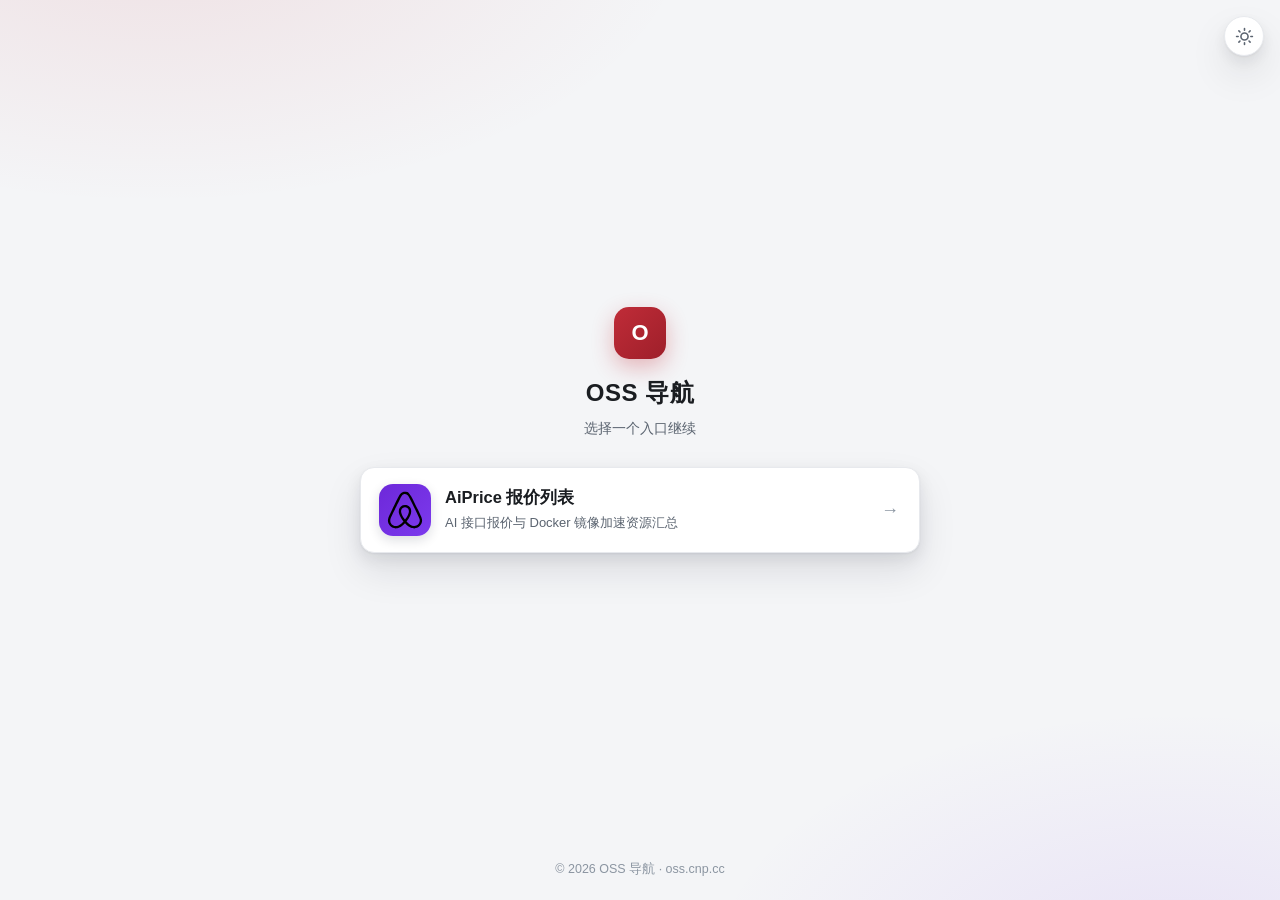
<file: index.html>
<!DOCTYPE html>
<!--
  ============================================================================
  站点：OSS 导航（oss.cnp.cc）—— 导航引导页
  路径：/index.html

  说明：
    · 本页只有一个职责：把访问者送到各个子站。
    · 静态资源统一放在根目录 assets/ 下（本页在根目录，故用 assets/ 直接引用）：
        assets/css/style.css   样式（第 10 节是本页专用样式）
        assets/js/main.js      脚本（本页只用到 主题切换 + 页脚年份）
    · 导航按钮在视口内「上下 + 左右」双向居中，PC 到移动端同一套布局。
    · 按钮阴影是常驻的（--shadow-btn），不依赖鼠标悬停；hover 只是再抬高一档。
    · 当前只挂了「AiPrice 报价列表」一个入口，其余入口后续按需往 .nav-list 里追加。
    · 增删按钮：直接在 .nav-list 里复制 / 删除一个 <a class="nav-btn"> 即可，
      无需改 CSS/JS。data-tone 控制左侧图标底色：ai(紫) / docker(蓝) / brand(红)。
  ============================================================================
-->
<html lang="zh-CN" data-theme="light">
<head>
  <meta charset="UTF-8">
  <meta name="viewport" content="width=device-width, initial-scale=1, viewport-fit=cover">
  <meta name="description" content="OSS 导航 —— 站点入口引导页，汇总 AiPrice 报价列表与应用下载等资源。">
  <meta name="keywords" content="OSS导航,AiPrice,AI报价,应用下载">
  <meta name="theme-color" content="#c02c38">
  <meta property="og:title" content="OSS 导航 —— 站点入口">
  <meta property="og:description" content="AiPrice 报价列表、应用下载等资源入口">
  <meta property="og:type" content="website">
  <title>OSS 导航 · 站点入口</title>

  <!-- 样式：站点根相对路径，指向统一资源目录 assets/ -->
  <link rel="stylesheet" href="assets/css/style.css">
  <link rel="icon" href="data:image/svg+xml,<svg xmlns='http://www.w3.org/2000/svg' viewBox='0 0 32 32'><rect width='32' height='32' rx='7' fill='%23c02c38'/><text x='16' y='23' font-size='18' font-family='sans-serif' font-weight='bold' fill='white' text-anchor='middle'>O</text></svg>">
</head>

<!-- .home：启用 style.css 第 10 节的引导页布局（双向居中 + 光斑背景） -->
<body class="home">

<!-- 主题切换：固定在右上角。类名 .theme-fab，与列表页头部里的 .theme-toggle 是两个组件 -->
<button class="theme-fab" type="button" aria-label="切换深色模式">
  <svg class="theme-toggle__sun" width="19" height="19" viewBox="0 0 24 24" fill="none"
       stroke="currentColor" stroke-width="2" stroke-linecap="round" aria-hidden="true">
    <circle cx="12" cy="12" r="4.5"></circle>
    <path d="M12 2v2M12 20v2M2 12h2M20 12h2M4.9 4.9l1.4 1.4M17.7 17.7l1.4 1.4M19.1 4.9l-1.4 1.4M6.3 17.7l-1.4 1.4"></path>
  </svg>
  <svg class="theme-toggle__moon" width="19" height="19" viewBox="0 0 24 24" fill="none"
       stroke="currentColor" stroke-width="2" stroke-linejoin="round" aria-hidden="true">
    <path d="M21 13.2A8.5 8.5 0 1110.8 3a6.8 6.8 0 0010.2 10.2z"></path>
  </svg>
</button>

<main class="shell">
  <div class="shell__inner">

    <header class="hero">
      <div class="hero__mark" aria-hidden="true">O</div>
      <h1 class="hero__title">OSS 导航</h1>
      <p class="hero__desc">选择一个入口继续</p>
    </header>

    <nav class="nav-list" aria-label="站点导航">
      <!-- 复制这一段即可新增按钮；data-tone 可选 ai / docker / brand -->
      <a class="nav-btn" href="AiPrice/index.html" data-tone="ai">
        <span class="nav-btn__icon nav-btn__icon--img" aria-hidden="true">
          <img class="nav-btn__icon-img" src="assets/img/ai.svg" alt="">
        </span>
        <span class="nav-btn__body">
          <span class="nav-btn__title">AiPrice 报价列表</span>
          <span class="nav-btn__desc">AI 接口报价与 Docker 镜像加速资源汇总</span>
        </span>
        <span class="nav-btn__go" aria-hidden="true">→</span>
      </a>

      <!-- 后续新增入口：复制上面整个 <a class="nav-btn"> 块，改 href / data-tone 即可。
           data-tone 可选 ai(紫) / docker(蓝) / brand(红)；用图片图标时给图标格加
           nav-btn__icon--img 修饰类，内部放 <img class="nav-btn__icon-img" src="assets/img/xx.svg" alt=""> -->
    </nav>

  </div>
</main>

<footer class="foot">
  © <span id="year">2026</span> OSS 导航 · oss.cnp.cc
</footer>

<!-- 脚本：置于 body 末尾，避免阻塞渲染。
     本页没有 #list / #tabs / .to-top，main.js 中对应模块会自动跳过，
     实际生效的只有主题切换与页脚年份。 -->
<script src="assets/js/main.js"></script>
</body>
</html>
</file>
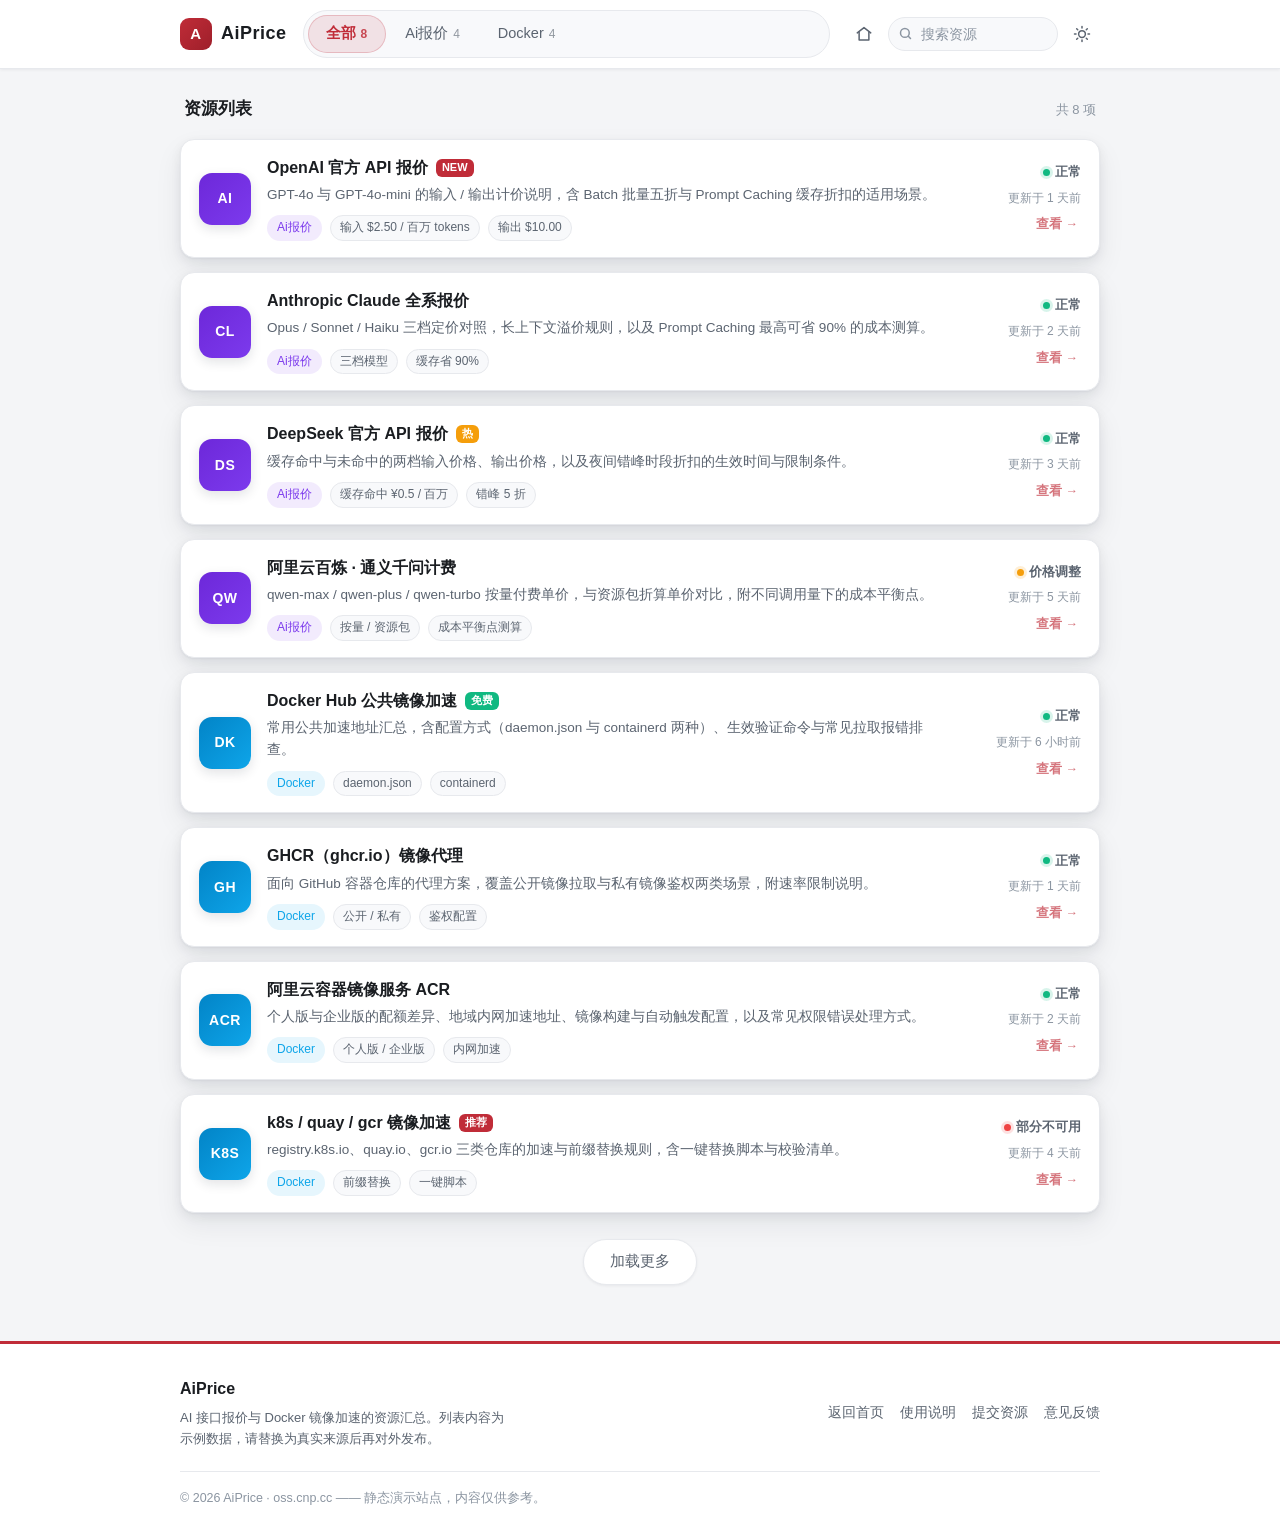
<file: AiPrice/index.html>
<!DOCTYPE html>
<!--
  ============================================================================
  站点：AiPrice —— 资源列表页（独立子站，可单独部署 / 单独打开）
  路径：AiPrice/index.html

  说明：
    · 静态资源统一使用站点根目录下的 assets/（全站共一份，不在此目录内重复放置），
      本页在子目录，故以 ../assets/ 回上一级引用：
        ../assets/css/style.css
        ../assets/js/main.js
    · 顶部为标签切换器：全部 / Ai报价 / Docker
    · 主体为单列列表，每行是一张「悬浮卡片」（阴影常驻，不依赖鼠标悬停）
    · 新增条目的两个约定属性：
        data-cat="ai|docker"   所属标签，需与顶部按钮的 data-cat 对应
        data-search="关键词"    搜索命中用文本（建议小写）
    · 返回上级：页头右侧第一个图标按钮指向 ../index.html（站点导航首页）
  ============================================================================
-->
<html lang="zh-CN" data-theme="light">
<head>
  <meta charset="UTF-8">
  <meta name="viewport" content="width=device-width, initial-scale=1">
  <meta name="description" content="AiPrice —— AI 接口报价与 Docker 镜像加速资源汇总，支持分类切换与关键词搜索。">
  <meta name="keywords" content="AI报价,Docker镜像,镜像加速,API价格,容器镜像">
  <meta name="theme-color" content="#c02c38">
  <meta property="og:title" content="AiPrice | Ai报价 · Docker 镜像">
  <meta property="og:description" content="AI 接口报价与 Docker 镜像加速资源汇总">
  <meta property="og:type" content="website">
  <title>AiPrice | Ai报价 · Docker 镜像</title>

  <!-- 样式：回上一级，引用站点统一的 assets 目录 -->
  <link rel="stylesheet" href="../assets/css/style.css">
  <link rel="icon" href="data:image/svg+xml,<svg xmlns='http://www.w3.org/2000/svg' viewBox='0%200%2032%2032'><rect width='32' height='32' rx='7' fill='%23c02c38'/><text x='16' y='23' font-size='16' font-family='sans-serif' font-weight='bold' fill='white' text-anchor='middle'>A</text></svg>">
</head>

<body>

<!-- ==========================================================================
     一、顶部栏：站点标识 + 标签切换器 + 工具
     ========================================================================== -->
<header class="header">
  <div class="container header__bar">

    <a class="brand" href="index.html">
      <span class="brand__mark">A</span>
      <span>AiPrice</span>
    </a>

    <!-- 标签切换：data-cat 与列表条目的 data-cat 一一对应 -->
    <nav class="tabs" id="tabs" role="tablist" aria-label="资源分类">
      <!-- 滑动胶囊：位置与宽度由 main.js 计算 -->
      <span class="tabs__ink" aria-hidden="true"></span>
      <button class="tab is-active" type="button" role="tab" data-cat="all"
              aria-selected="true" aria-controls="list">全部<span class="tab__count">0</span></button>
      <button class="tab" type="button" role="tab" data-cat="ai"
              aria-selected="false" aria-controls="list">Ai报价<span class="tab__count">0</span></button>
      <button class="tab" type="button" role="tab" data-cat="docker"
              aria-selected="false" aria-controls="list">Docker<span class="tab__count">0</span></button>
    </nav>

    <div class="header__tools">
      <!-- 返回上级：站点导航首页（../index.html） -->
      <a class="icon-btn" href="../index.html" aria-label="返回站点首页" title="返回站点首页">
        <svg width="18" height="18" viewBox="0 0 24 24" fill="none" stroke="currentColor"
             stroke-width="2" stroke-linecap="round" stroke-linejoin="round" aria-hidden="true">
          <path d="M3 10.5 12 3.5l9 7"></path>
          <path d="M5.5 9.5V20h13V9.5"></path>
        </svg>
      </a>

      <!-- 搜索：输入后过滤下方列表（防抖 200ms） -->
      <form class="search" role="search" onsubmit="return false;">
        <label class="sr-only" for="search-input">搜索资源</label>
        <svg class="search__icon" width="15" height="15" viewBox="0 0 24 24" fill="none"
             stroke="currentColor" stroke-width="2.4" stroke-linecap="round" aria-hidden="true">
          <circle cx="11" cy="11" r="7"></circle><path d="M20 20l-3.5-3.5"></path>
        </svg>
        <input class="search__input" id="search-input" type="search"
               placeholder="搜索资源" autocomplete="off">
      </form>

      <!-- 主题切换 -->
      <button class="icon-btn theme-toggle" type="button" aria-label="切换深色模式">
        <svg class="theme-toggle__sun" width="18" height="18" viewBox="0 0 24 24" fill="none"
             stroke="currentColor" stroke-width="2" stroke-linecap="round" aria-hidden="true">
          <circle cx="12" cy="12" r="4.5"></circle>
          <path d="M12 2v2M12 20v2M2 12h2M20 12h2M4.9 4.9l1.4 1.4M17.7 17.7l1.4 1.4M19.1 4.9l-1.4 1.4M6.3 17.7l-1.4 1.4"></path>
        </svg>
        <svg class="theme-toggle__moon" width="18" height="18" viewBox="0 0 24 24" fill="none"
             stroke="currentColor" stroke-width="2" stroke-linejoin="round" aria-hidden="true">
          <path d="M21 13.2A8.5 8.5 0 1110.8 3a6.8 6.8 0 0010.2 10.2z"></path>
        </svg>
      </button>
    </div>
  </div>
</header>

<!-- ==========================================================================
     二、资源列表
     卡片阴影为常驻效果（--shadow-float），hover 只是再抬高一档。
     ========================================================================== -->
<main class="container board">

  <div class="board__head">
    <h1 class="board__title">资源列表</h1>
    <span class="board__count" id="board-count">共 0 项</span>
  </div>

  <div class="list" id="list">

    <!-- ---------- Ai报价 ---------- -->
    <article class="item reveal" data-cat="ai" data-search="openai gpt gpt-4o 官方 api 报价 tokens">
      <span class="item__icon item__icon--ai">AI</span>
      <div class="item__body">
        <h2 class="item__title">
          OpenAI 官方 API 报价<span class="badge badge--new">NEW</span>
        </h2>
        <p class="item__desc">
          GPT-4o 与 GPT-4o-mini 的输入 / 输出计价说明，含 Batch 批量五折与 Prompt Caching 缓存折扣的适用场景。
        </p>
        <div class="item__meta">
          <span class="chip chip--ai">Ai报价</span>
          <span class="chip">输入 $2.50 / 百万 tokens</span>
          <span class="chip">输出 $10.00</span>
        </div>
      </div>
      <div class="item__side">
        <span class="status"><i class="status__dot"></i>正常</span>
        <span class="item__time">更新于 1 天前</span>
        <span class="item__go">查看 →</span>
      </div>
    </article>

    <article class="item reveal" data-cat="ai" data-search="anthropic claude opus sonnet haiku 缓存 caching">
      <span class="item__icon item__icon--ai">CL</span>
      <div class="item__body">
        <h2 class="item__title">Anthropic Claude 全系报价</h2>
        <p class="item__desc">
          Opus / Sonnet / Haiku 三档定价对照，长上下文溢价规则，以及 Prompt Caching 最高可省 90% 的成本测算。
        </p>
        <div class="item__meta">
          <span class="chip chip--ai">Ai报价</span>
          <span class="chip">三档模型</span>
          <span class="chip">缓存省 90%</span>
        </div>
      </div>
      <div class="item__side">
        <span class="status"><i class="status__dot"></i>正常</span>
        <span class="item__time">更新于 2 天前</span>
        <span class="item__go">查看 →</span>
      </div>
    </article>

    <article class="item reveal" data-cat="ai" data-search="deepseek 国产 大模型 低价 错峰 优惠">
      <span class="item__icon item__icon--ai">DS</span>
      <div class="item__body">
        <h2 class="item__title">
          DeepSeek 官方 API 报价<span class="badge badge--hot">热</span>
        </h2>
        <p class="item__desc">
          缓存命中与未命中的两档输入价格、输出价格，以及夜间错峰时段折扣的生效时间与限制条件。
        </p>
        <div class="item__meta">
          <span class="chip chip--ai">Ai报价</span>
          <span class="chip">缓存命中 ¥0.5 / 百万</span>
          <span class="chip">错峰 5 折</span>
        </div>
      </div>
      <div class="item__side">
        <span class="status"><i class="status__dot"></i>正常</span>
        <span class="item__time">更新于 3 天前</span>
        <span class="item__go">查看 →</span>
      </div>
    </article>

    <article class="item reveal" data-cat="ai" data-search="阿里云 百炼 通义千问 qwen token 包 按量 计费">
      <span class="item__icon item__icon--ai">QW</span>
      <div class="item__body">
        <h2 class="item__title">阿里云百炼 · 通义千问计费</h2>
        <p class="item__desc">
          qwen-max / qwen-plus / qwen-turbo 按量付费单价，与资源包折算单价对比，附不同调用量下的成本平衡点。
        </p>
        <div class="item__meta">
          <span class="chip chip--ai">Ai报价</span>
          <span class="chip">按量 / 资源包</span>
          <span class="chip">成本平衡点测算</span>
        </div>
      </div>
      <div class="item__side">
        <span class="status status--warn"><i class="status__dot"></i>价格调整</span>
        <span class="item__time">更新于 5 天前</span>
        <span class="item__go">查看 →</span>
      </div>
    </article>

    <!-- ---------- Docker ---------- -->
    <article class="item reveal" data-cat="docker" data-search="docker hub 镜像 加速 公共 代理 registry">
      <span class="item__icon item__icon--docker">DK</span>
      <div class="item__body">
        <h2 class="item__title">
          Docker Hub 公共镜像加速<span class="badge badge--free">免费</span>
        </h2>
        <p class="item__desc">
          常用公共加速地址汇总，含配置方式（daemon.json 与 containerd 两种）、生效验证命令与常见拉取报错排查。
        </p>
        <div class="item__meta">
          <span class="chip chip--docker">Docker</span>
          <span class="chip">daemon.json</span>
          <span class="chip">containerd</span>
        </div>
      </div>
      <div class="item__side">
        <span class="status"><i class="status__dot"></i>正常</span>
        <span class="item__time">更新于 6 小时前</span>
        <span class="item__go">查看 →</span>
      </div>
    </article>

    <article class="item reveal" data-cat="docker" data-search="ghcr github container registry 镜像 代理">
      <span class="item__icon item__icon--docker">GH</span>
      <div class="item__body">
        <h2 class="item__title">GHCR（ghcr.io）镜像代理</h2>
        <p class="item__desc">
          面向 GitHub 容器仓库的代理方案，覆盖公开镜像拉取与私有镜像鉴权两类场景，附速率限制说明。
        </p>
        <div class="item__meta">
          <span class="chip chip--docker">Docker</span>
          <span class="chip">公开 / 私有</span>
          <span class="chip">鉴权配置</span>
        </div>
      </div>
      <div class="item__side">
        <span class="status"><i class="status__dot"></i>正常</span>
        <span class="item__time">更新于 1 天前</span>
        <span class="item__go">查看 →</span>
      </div>
    </article>

    <article class="item reveal" data-cat="docker" data-search="阿里云 acr 容器 镜像 服务 个人版 企业版">
      <span class="item__icon item__icon--docker">ACR</span>
      <div class="item__body">
        <h2 class="item__title">阿里云容器镜像服务 ACR</h2>
        <p class="item__desc">
          个人版与企业版的配额差异、地域内网加速地址、镜像构建与自动触发配置，以及常见权限错误处理方式。
        </p>
        <div class="item__meta">
          <span class="chip chip--docker">Docker</span>
          <span class="chip">个人版 / 企业版</span>
          <span class="chip">内网加速</span>
        </div>
      </div>
      <div class="item__side">
        <span class="status"><i class="status__dot"></i>正常</span>
        <span class="item__time">更新于 2 天前</span>
        <span class="item__go">查看 →</span>
      </div>
    </article>

    <article class="item reveal" data-cat="docker" data-search="k8s quay gcr kubernetes registry 自建 加速">
      <span class="item__icon item__icon--docker">K8S</span>
      <div class="item__body">
        <h2 class="item__title">
          k8s / quay / gcr 镜像加速<span class="badge">推荐</span>
        </h2>
        <p class="item__desc">
          registry.k8s.io、quay.io、gcr.io 三类仓库的加速与前缀替换规则，含一键替换脚本与校验清单。
        </p>
        <div class="item__meta">
          <span class="chip chip--docker">Docker</span>
          <span class="chip">前缀替换</span>
          <span class="chip">一键脚本</span>
        </div>
      </div>
      <div class="item__side">
        <span class="status status--down"><i class="status__dot"></i>部分不可用</span>
        <span class="item__time">更新于 4 天前</span>
        <span class="item__go">查看 →</span>
      </div>
    </article>

  </div><!-- /.list -->

  <!-- 空状态 -->
  <div class="empty" id="list-empty" hidden>
    <div class="empty__icon">🔍</div>
    <p>没有匹配的资源，换个关键词或切换其他标签试试。</p>
  </div>

  <!-- 加载更多：数据来自 ../assets/js/main.js 中的 MORE_ITEMS -->
  <div class="load-more-wrap">
    <button class="btn" id="load-more" type="button">
      <span class="btn__spinner" aria-hidden="true"></span>
      <span>加载更多</span>
    </button>
    <p class="item__time" id="load-tip" hidden></p>
  </div>
</main>

<!-- ==========================================================================
     三、页脚
     ========================================================================== -->
<footer class="footer">
  <div class="container">
    <div class="footer__inner">
      <div>
        <div class="footer__brand">AiPrice</div>
        <p class="footer__desc">
          AI 接口报价与 Docker 镜像加速的资源汇总。列表内容为示例数据，请替换为真实来源后再对外发布。
        </p>
      </div>
      <nav class="footer__links" aria-label="页脚导航">
        <a href="../index.html">返回首页</a>
        <a href="#">使用说明</a>
        <a href="#">提交资源</a>
        <a href="#">意见反馈</a>
      </nav>
    </div>
    <div class="footer__bottom">
      © <span id="year">2026</span> AiPrice · oss.cnp.cc —— 静态演示站点，内容仅供参考。
    </div>
  </div>
</footer>

<!-- 回到顶部：滚动超过一屏后由脚本添加 .is-visible -->
<button class="to-top" type="button" aria-label="回到顶部">
  <svg width="20" height="20" viewBox="0 0 24 24" fill="none" stroke="currentColor"
       stroke-width="2.4" stroke-linecap="round" stroke-linejoin="round" aria-hidden="true">
    <path d="M12 19V5M5 12l7-7 7 7"></path>
  </svg>
</button>

<!-- 脚本：置于 body 末尾，避免阻塞渲染。与引导页共用同一份 main.js -->
<script src="../assets/js/main.js"></script>
</body>
</html>
</file>
<file: assets/css/style.css>
@charset "UTF-8";
/* ==========================================================================
   站点：oss.cnp.cc —— 资源列表首页样式表
   路径：assets/css/style.css

   设计要点：
     1. 「悬浮卡片」为常驻效果：卡片默认即带多层柔和阴影，无需鼠标悬停。
        hover 只是把阴影再抬高一档，不是阴影的开关。
     2. 主体为单列列表（.list > .item），不是网格；每行卡片横向三段布局：
        图标 | 正文 | 右侧状态。
     3. 顶部导航为标签切换器（.tabs），激活态是一个可滑动的胶囊背景。
     4. 颜色 / 间距 / 阴影全部走 CSS 变量，改主题只动 :root。
     5. 第 10 节是根目录引导页（/index.html，body.home）的样式，与列表页共用
        本文件；两个页面都自带设计令牌，互不干扰。
     ========================================================================== */

/* --------------------------------------------------------------------------
   1. 设计令牌
   -------------------------------------------------------------------------- */
:root {
  /* 品牌色 */
  --c-brand: #c02c38;
  --c-brand-dark: #9e1f2a;
  --c-brand-soft: rgba(192, 44, 56, 0.09);

  /* 顶部激活胶囊：淡色底 + 淡描边，只做装饰，不承载文字对比度 */
  --c-tab-pill: rgba(192, 44, 56, 0.11);
  --c-tab-pill-border: rgba(192, 44, 56, 0.22);

  /* 中性色（浅色主题） */
  --c-bg: #f4f5f7;
  --c-surface: #ffffff;
  --c-surface-alt: #f8f9fb;
  --c-border: #e7e9ed;
  --c-text: #1a1d21;
  --c-text-weak: #5b6470;
  --c-text-mute: #8b95a1;

  /* 分类强调色 */
  --c-ai: #7c3aed;        /* Ai报价 */
  --c-docker: #0ea5e9;    /* Docker */
  --c-ok: #10b981;        /* 状态：正常 */
  --c-warn: #f59e0b;      /* 状态：波动 */
  --c-down: #ef4444;      /* 状态：异常 */

  /* 间距 / 圆角 */
  --radius-s: 6px;
  --radius-m: 10px;
  --radius-l: 14px;

  /* ---- 悬浮阴影：卡片默认就带这一组，营造「浮起来」的观感 ---- */
  --shadow-float:
    0 1px 2px rgba(16, 24, 40, 0.04),
    0 4px 12px rgba(16, 24, 40, 0.06),
    0 12px 28px rgba(16, 24, 40, 0.07);
  /* hover 时再抬高一档 */
  --shadow-float-hover:
    0 2px 4px rgba(16, 24, 40, 0.05),
    0 8px 20px rgba(16, 24, 40, 0.09),
    0 20px 44px rgba(16, 24, 40, 0.10);
  --shadow-s: 0 1px 3px rgba(16, 24, 40, 0.06);

  /* ---- 引导页按钮阴影：同样是常驻的，hover 只再抬高一档 ---- */
  --shadow-btn:
    0 1px 2px rgba(16, 24, 40, 0.05),
    0 6px 16px rgba(16, 24, 40, 0.08),
    0 18px 38px rgba(16, 24, 40, 0.10);
  --shadow-btn-hover:
    0 2px 4px rgba(16, 24, 40, 0.06),
    0 12px 26px rgba(16, 24, 40, 0.10),
    0 28px 58px rgba(16, 24, 40, 0.14);

  --header-h: 64px;
  --container: 960px;
  --shell: 560px;              /* 引导页内容最大宽度 */
  --ease: cubic-bezier(0.22, 0.61, 0.36, 1);
}

/* 深色主题：只覆盖颜色与阴影 */
[data-theme="dark"] {
  --c-brand: #e2565f;
  --c-brand-dark: #f07b83;
  --c-brand-soft: rgba(226, 86, 95, 0.15);

  /* 深色底上需要更高的不透明度才看得出色块 */
  --c-tab-pill: rgba(226, 86, 95, 0.18);
  --c-tab-pill-border: rgba(226, 86, 95, 0.34);

  --c-bg: #121418;
  --c-surface: #1b1f25;
  --c-surface-alt: #22272e;
  --c-border: #2c323a;
  --c-text: #e8eaed;
  --c-text-weak: #a5aeb9;
  --c-text-mute: #757e8a;

  --shadow-float:
    0 1px 2px rgba(0, 0, 0, 0.30),
    0 4px 12px rgba(0, 0, 0, 0.35),
    0 12px 28px rgba(0, 0, 0, 0.40);
  --shadow-float-hover:
    0 2px 4px rgba(0, 0, 0, 0.35),
    0 8px 20px rgba(0, 0, 0, 0.42),
    0 20px 44px rgba(0, 0, 0, 0.50);
  --shadow-s: 0 1px 3px rgba(0, 0, 0, 0.4);

  --shadow-btn:
    0 1px 2px rgba(0, 0, 0, 0.36),
    0 6px 16px rgba(0, 0, 0, 0.42),
    0 18px 38px rgba(0, 0, 0, 0.48);
  --shadow-btn-hover:
    0 2px 4px rgba(0, 0, 0, 0.42),
    0 12px 26px rgba(0, 0, 0, 0.50),
    0 28px 58px rgba(0, 0, 0, 0.56);
}

/* --------------------------------------------------------------------------
   2. 基础重置
   -------------------------------------------------------------------------- */
*, *::before, *::after { box-sizing: border-box; }

html {
  scroll-behavior: smooth;
  scroll-padding-top: calc(var(--header-h) + 16px);
  -webkit-text-size-adjust: 100%;
}

body {
  margin: 0;
  background: var(--c-bg);
  color: var(--c-text);
  font-family: -apple-system, BlinkMacSystemFont, "Segoe UI", "PingFang SC",
    "Hiragino Sans GB", "Microsoft YaHei", "Source Han Sans SC", sans-serif;
  font-size: 15px;
  line-height: 1.65;
  transition: background-color 0.3s var(--ease), color 0.3s var(--ease);
}

h1, h2, h3, h4, p, ul, ol { margin: 0; }
ul, ol { padding: 0; list-style: none; }

a { color: inherit; text-decoration: none; }

img { display: block; max-width: 100%; height: auto; }

button {
  font: inherit;
  color: inherit;
  cursor: pointer;
  border: 0;
  background: none;
}

/* hidden 属性优先级最高，避免被组件自身的 display 覆盖（筛选逻辑依赖它） */
[hidden] { display: none !important; }

:focus-visible {
  outline: 2px solid var(--c-brand);
  outline-offset: 2px;
  border-radius: var(--radius-s);
}

/* --------------------------------------------------------------------------
   3. 容器
   -------------------------------------------------------------------------- */
.container {
  width: 100%;
  max-width: var(--container);
  margin-inline: auto;
  padding-inline: 20px;
}

.sr-only {
  position: absolute;
  width: 1px; height: 1px;
  padding: 0; margin: -1px;
  overflow: hidden;
  clip: rect(0 0 0 0);
  white-space: nowrap;
  border: 0;
}

/* --------------------------------------------------------------------------
   4. 顶部栏 + 标签切换器
   -------------------------------------------------------------------------- */
.header {
  position: sticky;
  top: 0;
  z-index: 50;
  background: var(--c-surface);
  border-bottom: 1px solid var(--c-border);
  box-shadow: var(--shadow-s);
}

.header__bar {
  display: flex;
  align-items: center;
  gap: 16px;
  min-height: var(--header-h);
  padding-block: 10px;
}

/* 站点标识 */
.brand {
  display: flex;
  align-items: center;
  gap: 9px;
  flex-shrink: 0;
  font-size: 18px;
  font-weight: 800;
  letter-spacing: 0.5px;
}

.brand__mark {
  display: grid;
  place-items: center;
  width: 32px; height: 32px;
  border-radius: 9px;
  background: linear-gradient(135deg, var(--c-brand), var(--c-brand-dark));
  color: #fff;
  font-size: 15px;
  font-weight: 800;
}

/* ---- 标签切换器 ---- */
.tabs {
  position: relative;
  display: flex;
  align-items: center;
  gap: 2px;
  flex: 1;
  min-width: 0;
  padding: 4px;
  border-radius: 999px;
  background: var(--c-surface-alt);
  border: 1px solid var(--c-border);
  /* overflow-x:auto 会让 overflow-y 计算成 auto，胶囊阴影容易撑出纵向滚动条 */
  overflow-x: auto;
  overflow-y: hidden;
  scrollbar-width: none;
}

.tabs::-webkit-scrollbar { display: none; }

/* 滑动的激活胶囊：位置与宽度由 JS 计算后写入内联样式。
   这里只是「装饰性浅色底」，不承载文字对比度——激活文字的品牌色由
   .tab.is-active 独立提供。两者互不依赖，因此即使 JS 没跑起来、
   胶囊没渲染，激活标签依然是清晰的品牌色粗体字，不存在看不见的可能。 */
.tabs__ink {
  position: absolute;
  top: 4px;
  left: 0;
  height: calc(100% - 8px);
  border-radius: 999px;
  background: var(--c-tab-pill);
  border: 1px solid var(--c-tab-pill-border);
  opacity: 0;                     /* JS 定位成功后才显现，避免错位闪现 */
  transition: transform 0.35s var(--ease), width 0.35s var(--ease), opacity 0.2s;
}

.tabs.is-ready .tabs__ink { opacity: 1; }

/* 首次定位时禁用过渡，防止胶囊从左上角滑到目标位置 */
.tabs.no-anim .tabs__ink { transition: none; }

.tab {
  position: relative;
  z-index: 1;
  flex-shrink: 0;
  padding: 7px 18px;
  border-radius: 999px;
  font-size: 14.5px;
  font-weight: 500;
  color: var(--c-text-weak);
  white-space: nowrap;
  transition: color 0.25s var(--ease);
}

.tab__count {
  margin-left: 5px;
  font-size: 12px;
  opacity: 0.65;
  font-variant-numeric: tabular-nums;
}

/* 激活态：品牌色粗体。
   注意这条不带任何 .is-ready / 主题前缀——它是无条件的，
   不依赖胶囊是否渲染成功，从根上杜绝「浅色文字压浅色底」的不可见问题。 */
.tab.is-active {
  color: var(--c-brand);
  font-weight: 700;
}

.tab.is-active .tab__count { opacity: 0.85; }

/* 深色主题下 --c-brand(#e2565f) 压在 #22272e 上只有约 4.1:1，未达 AA 的 4.5:1。
   这里单独提亮激活文字（约 6.3:1）。同样是无条件规则，不依赖胶囊。 */
[data-theme="dark"] .tab.is-active { color: #f08a92; }

/* 未激活项悬停给一点反馈 */
.tab:not(.is-active):hover { color: var(--c-brand); }

/* 顶部右侧工具 */
.header__tools {
  display: flex;
  align-items: center;
  gap: 6px;
  flex-shrink: 0;
}

.search { position: relative; display: flex; align-items: center; }

.search__input {
  width: 170px;
  padding: 8px 12px 8px 32px;
  border: 1px solid var(--c-border);
  border-radius: 999px;
  background: var(--c-surface-alt);
  color: var(--c-text);
  font-size: 14px;
  transition: width 0.3s var(--ease), border-color 0.2s var(--ease);
}

.search__input::placeholder { color: var(--c-text-mute); }
.search__input:focus { width: 220px; outline: none; border-color: var(--c-brand); }

.search__icon {
  position: absolute;
  left: 10px;
  color: var(--c-text-mute);
  pointer-events: none;
}

.icon-btn {
  display: grid;
  place-items: center;
  width: 36px; height: 36px;
  border-radius: 50%;
  color: var(--c-text-weak);
  transition: background-color 0.2s var(--ease), color 0.2s var(--ease);
}

.icon-btn:hover { background: var(--c-brand-soft); color: var(--c-brand); }

.theme-toggle__moon { display: none; }
[data-theme="dark"] .theme-toggle__sun { display: none; }
[data-theme="dark"] .theme-toggle__moon { display: block; }

/* --------------------------------------------------------------------------
   5. 列表区
   -------------------------------------------------------------------------- */
.board { padding-block: 26px 56px; }

.board__head {
  display: flex;
  align-items: baseline;
  justify-content: space-between;
  gap: 12px;
  margin-bottom: 16px;
  padding-inline: 4px;
}

.board__title { font-size: 17px; font-weight: 700; }
.board__count { font-size: 13px; color: var(--c-text-mute); font-variant-numeric: tabular-nums; }

/* 列表容器：单列纵向排列 */
.list {
  display: flex;
  flex-direction: column;
  gap: 14px;
}

/* ---- 悬浮卡片：默认即带阴影（非 hover 触发） ---- */
.item {
  display: grid;
  grid-template-columns: 52px minmax(0, 1fr) 116px;
  align-items: center;
  gap: 16px;
  padding: 16px 18px;
  border: 1px solid var(--c-border);
  border-radius: var(--radius-l);
  background: var(--c-surface);
  box-shadow: var(--shadow-float);
  transition: transform 0.28s var(--ease), box-shadow 0.28s var(--ease),
              border-color 0.28s var(--ease);
}

/* hover 只是把「已经浮起」的卡片再抬高一档 */
.item:hover {
  transform: translateY(-3px);
  box-shadow: var(--shadow-float-hover);
  border-color: transparent;
}

.item:hover .item__title { color: var(--c-brand); }
.item:hover .item__go { opacity: 1; transform: translateX(0); }

/* 左侧图标 */
.item__icon {
  display: grid;
  place-items: center;
  width: 52px; height: 52px;
  border-radius: 13px;
  color: #fff;
  font-size: 14px;
  font-weight: 800;
  letter-spacing: 0.5px;
  background: linear-gradient(135deg, #8b95a1, #6b7280);
  box-shadow: 0 4px 12px rgba(16, 24, 40, 0.12);
}

.item__icon--ai     { background: linear-gradient(135deg, #6d28d9, var(--c-ai)); }
.item__icon--docker { background: linear-gradient(135deg, #0284c7, var(--c-docker)); }
.item__icon--note   { background: linear-gradient(135deg, #b45309, #f59e0b); }

/* 正文 */
.item__body { display: flex; flex-direction: column; gap: 5px; min-width: 0; }

.item__title {
  display: flex;
  align-items: center;
  gap: 8px;
  font-size: 16px;
  font-weight: 600;
  line-height: 1.45;
  transition: color 0.2s var(--ease);
}

.item__desc {
  font-size: 13.5px;
  color: var(--c-text-weak);
  display: -webkit-box;
  -webkit-line-clamp: 2;
  -webkit-box-orient: vertical;
  overflow: hidden;
}

.item__meta {
  display: flex;
  align-items: center;
  flex-wrap: wrap;
  gap: 8px;
  margin-top: 4px;
  font-size: 12.5px;
  color: var(--c-text-mute);
}

/* 小标签 */
.chip {
  padding: 2px 9px;
  border-radius: 999px;
  border: 1px solid var(--c-border);
  background: var(--c-surface-alt);
  font-size: 12px;
  color: var(--c-text-weak);
}

.chip--ai     { border-color: transparent; background: rgba(124, 58, 237, 0.10); color: var(--c-ai); }
.chip--docker { border-color: transparent; background: rgba(14, 165, 233, 0.10); color: var(--c-docker); }

/* 右上角标（NEW / 推荐） */
.badge {
  padding: 1px 6px;
  border-radius: var(--radius-s);
  font-size: 11px;
  font-weight: 700;
  color: #fff;
  background: var(--c-brand);
  vertical-align: middle;
}

.badge--new  { background: var(--c-brand); }
.badge--hot  { background: #f59e0b; }
.badge--free { background: var(--c-ok); }

/* 右侧状态区 */
.item__side {
  display: flex;
  flex-direction: column;
  align-items: flex-end;
  gap: 6px;
  text-align: right;
}

.status {
  display: inline-flex;
  align-items: center;
  gap: 5px;
  font-size: 12.5px;
  font-weight: 600;
  color: var(--c-text-weak);
}

.status__dot {
  width: 7px; height: 7px;
  border-radius: 50%;
  background: var(--c-ok);
  box-shadow: 0 0 0 3px rgba(16, 185, 129, 0.16);
}

.status--warn .status__dot { background: var(--c-warn); box-shadow: 0 0 0 3px rgba(245, 158, 11, 0.16); }
.status--down .status__dot { background: var(--c-down); box-shadow: 0 0 0 3px rgba(239, 68, 68, 0.16); }

.item__time { font-size: 12px; color: var(--c-text-mute); font-variant-numeric: tabular-nums; }

.item__go {
  font-size: 12.5px;
  font-weight: 600;
  color: var(--c-brand);
  opacity: 0.65;
  transform: translateX(-3px);
  transition: opacity 0.25s var(--ease), transform 0.25s var(--ease);
}

/* --------------------------------------------------------------------------
   6. 空状态 / 加载更多
   -------------------------------------------------------------------------- */
.empty {
  padding: 60px 16px;
  text-align: center;
  color: var(--c-text-mute);
}

.empty__icon {
  display: grid;
  place-items: center;
  width: 56px; height: 56px;
  margin: 0 auto 12px;
  border-radius: 50%;
  background: var(--c-surface-alt);
  font-size: 24px;
}

.load-more-wrap {
  display: flex;
  flex-direction: column;
  align-items: center;
  gap: 10px;
  margin-top: 26px;
}

.btn {
  display: inline-flex;
  align-items: center;
  gap: 8px;
  padding: 10px 26px;
  border: 1px solid var(--c-border);
  border-radius: 999px;
  background: var(--c-surface);
  color: var(--c-text-weak);
  font-size: 14.5px;
  box-shadow: var(--shadow-s);
  transition: all 0.2s var(--ease);
}

.btn:hover { border-color: var(--c-brand); background: var(--c-brand); color: #fff; }
.btn[disabled] { opacity: 0.55; cursor: not-allowed; border-color: var(--c-border); background: var(--c-surface); color: var(--c-text-mute); }

.btn__spinner {
  display: none;
  width: 14px; height: 14px;
  border: 2px solid currentColor;
  border-right-color: transparent;
  border-radius: 50%;
  animation: spin 0.7s linear infinite;
}

.btn.is-loading .btn__spinner { display: block; }
@keyframes spin { to { transform: rotate(360deg); } }

/* --------------------------------------------------------------------------
   7. 页脚
   -------------------------------------------------------------------------- */
.footer {
  padding-block: 32px 26px;
  border-top: 3px solid var(--c-brand);
  background: var(--c-surface);
}

.footer__inner {
  display: flex;
  align-items: center;
  justify-content: space-between;
  flex-wrap: wrap;
  gap: 14px;
}

.footer__brand { font-size: 16px; font-weight: 800; margin-bottom: 4px; }
.footer__desc { max-width: 46ch; font-size: 13px; color: var(--c-text-weak); }

.footer__links { display: flex; flex-wrap: wrap; gap: 16px; font-size: 13.5px; color: var(--c-text-weak); }
.footer__links a:hover { color: var(--c-brand); }

.footer__bottom {
  margin-top: 22px;
  padding-top: 16px;
  border-top: 1px solid var(--c-border);
  font-size: 12.5px;
  color: var(--c-text-mute);
}

/* --------------------------------------------------------------------------
   8. 回到顶部 + 进场动画
   -------------------------------------------------------------------------- */
.to-top {
  position: fixed;
  right: 24px; bottom: 24px;
  z-index: 40;
  display: grid;
  place-items: center;
  width: 42px; height: 42px;
  border-radius: 50%;
  background: var(--c-brand);
  color: #fff;
  box-shadow: 0 6px 20px rgba(192, 44, 56, 0.35);
  opacity: 0;
  visibility: hidden;
  transform: translateY(12px);
  transition: opacity 0.3s var(--ease), transform 0.3s var(--ease), visibility 0.3s;
}

.to-top.is-visible { opacity: 1; visibility: visible; transform: translateY(0); }
.to-top:hover { background: var(--c-brand-dark); transform: translateY(-3px); }

.reveal {
  opacity: 0;
  transform: translateY(16px);
  transition: opacity 0.5s var(--ease), transform 0.5s var(--ease);
}

.reveal.is-in { opacity: 1; transform: none; }

@media (prefers-reduced-motion: reduce) {
  .reveal { opacity: 1; transform: none; transition: none; }
  .item, .tabs__ink { transition: none; }
  html { scroll-behavior: auto; }
}

/* --------------------------------------------------------------------------
   9. 响应式
   -------------------------------------------------------------------------- */
@media (max-width: 720px) {
  :root { --header-h: 60px; }

  /* 顶部两行：第一行 品牌 + 工具，第二行 标签占满整宽 */
  .header__bar { flex-wrap: wrap; gap: 10px; padding-block: 10px 12px; }
  .brand { flex: 1; }
  .tabs {
    order: 3;
    flex-basis: 100%;
    width: 100%;
  }
  .tab { flex: 1; text-align: center; padding-inline: 10px; }
  .search__input { width: 42px; padding-left: 32px; cursor: pointer; }
  .search__input:focus { width: min(52vw, 200px); }

  .container { padding-inline: 14px; }

  /* 卡片改为两行：图标 + 正文一行，状态移到下方 */
  .item {
    grid-template-columns: 44px minmax(0, 1fr);
    gap: 12px 14px;
    padding: 14px;
  }

  .item__icon { width: 44px; height: 44px; border-radius: 11px; font-size: 12.5px; }

  .item__side {
    grid-column: 1 / -1;
    flex-direction: row;
    align-items: center;
    justify-content: space-between;
    width: 100%;
    padding-top: 10px;
    border-top: 1px dashed var(--c-border);
    text-align: left;
  }

  .item__go { opacity: 1; transform: none; }

  .footer__inner { flex-direction: column; align-items: flex-start; }
  .to-top { right: 16px; bottom: 16px; }
}

@media (max-width: 420px) {
  .item__title { font-size: 15px; }
  .item__desc { -webkit-line-clamp: 3; }
}

/* --------------------------------------------------------------------------
   10. 引导页（站点首页 /index.html —— body.home）

   用途：只放导航按钮，把访问者送到各个子站。
   要点：
     a. body.home 纵向 flex，.shell 占满剩余高度后 align-items:center +
        justify-content:center，按钮组在视口内上下 + 左右双向居中。
     b. .nav-btn 阴影走 --shadow-btn，默认就有；hover 只是再抬高一档。
     c. 按钮刻意不套 .reveal —— 进场动画依赖 JS，引导按钮一旦 JS 未加载
        就会全部不可见，这里不允许可读性依赖脚本。
     d. 主题按钮叫 .theme-fab（右上角悬浮），与列表页头部里的
        .icon-btn.theme-toggle 是两个东西，不要混用。
   -------------------------------------------------------------------------- */
.home {
  min-height: 100vh;
  min-height: 100svh;              /* 移动端按可视高度算，避开地址栏遮挡 */
  display: flex;
  flex-direction: column;
  /* 背景：底色 + 两团柔和光斑，纯装饰 */
  background:
    radial-gradient(900px 460px at 12% -8%, rgba(192, 44, 56, 0.10), transparent 60%),
    radial-gradient(760px 420px at 92% 108%, rgba(124, 58, 237, 0.10), transparent 62%),
    var(--c-bg);
}

[data-theme="dark"] .home {
  /* 深底上光斑要更淡，否则边缘会显脏 */
  background:
    radial-gradient(900px 460px at 12% -8%, rgba(226, 86, 95, 0.09), transparent 60%),
    radial-gradient(760px 420px at 92% 108%, rgba(167, 139, 250, 0.09), transparent 62%),
    var(--c-bg);
}

.home .shell {
  flex: 1;                         /* 吃掉剩余高度，内容自然落在视口正中 */
  display: flex;
  align-items: center;             /* 上下居中 */
  justify-content: center;         /* 左右居中 */
  width: 100%;
  padding: 28px 20px calc(28px + env(safe-area-inset-bottom));
}

.home .shell__inner {
  width: 100%;
  max-width: var(--shell);
  margin-inline: auto;             /* 内容超高时仍保持居中 */
}

/* 页头：站点标识 + 一句话说明 */
.home .hero { text-align: center; margin-bottom: 26px; }

.home .hero__mark {
  display: grid;
  place-items: center;
  width: 52px; height: 52px;
  margin: 0 auto 14px;
  border-radius: 15px;
  background: linear-gradient(135deg, var(--c-brand), var(--c-brand-dark));
  color: #fff;
  font-size: 22px; font-weight: 800;
  box-shadow: 0 8px 22px rgba(192, 44, 56, 0.32);
}

.home .hero__title { font-size: 24px; font-weight: 800; letter-spacing: 0.5px; }
.home .hero__desc { margin-top: 6px; font-size: 13.5px; color: var(--c-text-weak); }

/* ---- 导航按钮：竖向排列 ---- */
.home .nav-list {
  display: flex;
  flex-direction: column;
  gap: 16px;
}

.home .nav-btn {
  display: grid;
  grid-template-columns: 52px minmax(0, 1fr) 20px;
  align-items: center;
  gap: 14px;
  padding: 16px 18px;
  border: 1px solid var(--c-border);
  border-radius: var(--radius-l);
  background: var(--c-surface);
  box-shadow: var(--shadow-btn);   /* 常驻阴影，与鼠标无关 */
  transition: transform 0.26s var(--ease), box-shadow 0.26s var(--ease),
              border-color 0.26s var(--ease);
}

/* hover 只是把「已经浮起」的按钮再抬高一档 */
.home .nav-btn:hover {
  transform: translateY(-3px);
  box-shadow: var(--shadow-btn-hover);
  border-color: transparent;
}

.home .nav-btn:active { transform: translateY(-1px); }

/* 左侧图标：底色由 data-tone 决定（ai / docker / brand） */
.home .nav-btn__icon {
  display: grid;
  place-items: center;
  width: 52px; height: 52px;
  border-radius: 14px;
  color: #fff;
  font-size: 14px; font-weight: 800; letter-spacing: 0.5px;
  background: linear-gradient(135deg, #8b95a1, #6b7280);
  box-shadow: 0 4px 12px rgba(16, 24, 40, 0.14);
}

.home [data-tone="ai"] .nav-btn__icon     { background: linear-gradient(135deg, #6d28d9, var(--c-ai)); }
.home [data-tone="docker"] .nav-btn__icon { background: linear-gradient(135deg, #0284c7, var(--c-docker)); }
.home [data-tone="brand"] .nav-btn__icon  { background: linear-gradient(135deg, var(--c-brand), var(--c-brand-dark)); }

/* 图标模式：格子里放 <img> 而不是文字时用 --img 修饰类。
   底色仍由 data-tone 决定，这里只处理图形本身：
     · 清掉文字排版属性（svg 里没有文字，留着无害但会撑出基线间隙）
     · 用 padding 把图形从渐变底边缘收进来，避免六边形顶到圆角
   注意：assets/img/ai.svg 自带白色六边形底，是图形的一部分，不是透明背景图标。
   若换成线性图标（无底），把下面两条注释里的规则放开即可让底色消失。 */
.home .nav-btn__icon--img {
  padding: 5px;
  font-size: 0;                /* 消除 inline 图片的基线间隙 */
  line-height: 0;
}

/* svg 文件自带 width/height="300"，不约束会被撑到 300px */
.home .nav-btn__icon-img {
  display: block;
  width: 100%;
  height: 100%;
  object-fit: contain;
}
/* .home .nav-btn__icon--img { background: none; box-shadow: none; padding: 0; } */

.home .nav-btn__body { min-width: 0; }

.home .nav-btn__title {
  display: block;
  font-size: 16.5px; font-weight: 600; line-height: 1.4;
  transition: color 0.2s var(--ease);
}

.home .nav-btn:hover .nav-btn__title { color: var(--c-brand); }

.home .nav-btn__desc {
  display: block;
  margin-top: 3px;
  font-size: 13px;
  color: var(--c-text-weak);
}

.home .nav-btn__go {
  color: var(--c-text-mute);
  font-size: 18px;
  line-height: 1;
  transition: transform 0.26s var(--ease), color 0.26s var(--ease);
}

.home .nav-btn:hover .nav-btn__go { color: var(--c-brand); transform: translateX(4px); }

/* 页脚 */
.home .foot {
  padding: 0 20px calc(20px + env(safe-area-inset-bottom));
  text-align: center;
  font-size: 12.5px;
  color: var(--c-text-mute);
}

/* 右上角悬浮主题开关（引导页专用，与列表页的 .icon-btn.theme-toggle 不同） */
.theme-fab {
  position: fixed;
  top: max(16px, env(safe-area-inset-top));
  right: max(16px, env(safe-area-inset-right));
  z-index: 20;
  display: grid;
  place-items: center;
  width: 40px; height: 40px;
  border-radius: 50%;
  border: 1px solid var(--c-border);
  background: var(--c-surface);
  color: var(--c-text-weak);
  box-shadow: var(--shadow-btn);   /* 同样是常驻阴影 */
  transition: color 0.2s var(--ease);
}

.theme-fab:hover { color: var(--c-brand); }

.theme-fab .theme-toggle__moon { display: none; }
[data-theme="dark"] .theme-fab .theme-toggle__sun  { display: none; }
[data-theme="dark"] .theme-fab .theme-toggle__moon { display: block; }

/* ---- 引导页响应式：PC 宽屏到手机窄屏同一套居中布局，只调字号与间距 ---- */
@media (max-width: 560px) {
  .home .shell { padding: 22px 16px calc(22px + env(safe-area-inset-bottom)); }
  .home .hero { margin-bottom: 22px; }
  .home .hero__mark { width: 46px; height: 46px; border-radius: 13px; font-size: 19px; }
  .home .hero__title { font-size: 21px; }
  .home .nav-list { gap: 13px; }

  .home .nav-btn {
    grid-template-columns: 44px minmax(0, 1fr) 18px;
    gap: 12px;
    padding: 14px;
  }
  .home .nav-btn__icon { width: 44px; height: 44px; border-radius: 12px; font-size: 12.5px; }
  .home .nav-btn__icon--img { padding: 3px; }   /* 格子变小，图标少留点边 */
  .home .nav-btn__title { font-size: 15.5px; }
  .home .nav-btn__desc { font-size: 12.5px; }
  .theme-fab { width: 36px; height: 36px; }
}

/* 极矮视口（横屏手机）：允许滚动，不再强撑居中 */
@media (max-height: 520px) {
  .home .shell { align-items: flex-start; }
  .home .hero { margin-bottom: 16px; }
  .home .hero__mark { display: none; }
}

@media (prefers-reduced-motion: reduce) {
  .home .nav-btn, .home .nav-btn__go, .home .nav-btn__title { transition: none; }
  .home .nav-btn:hover { transform: none; }
  .home .nav-btn:hover .nav-btn__go { transform: none; }
}
</file>
